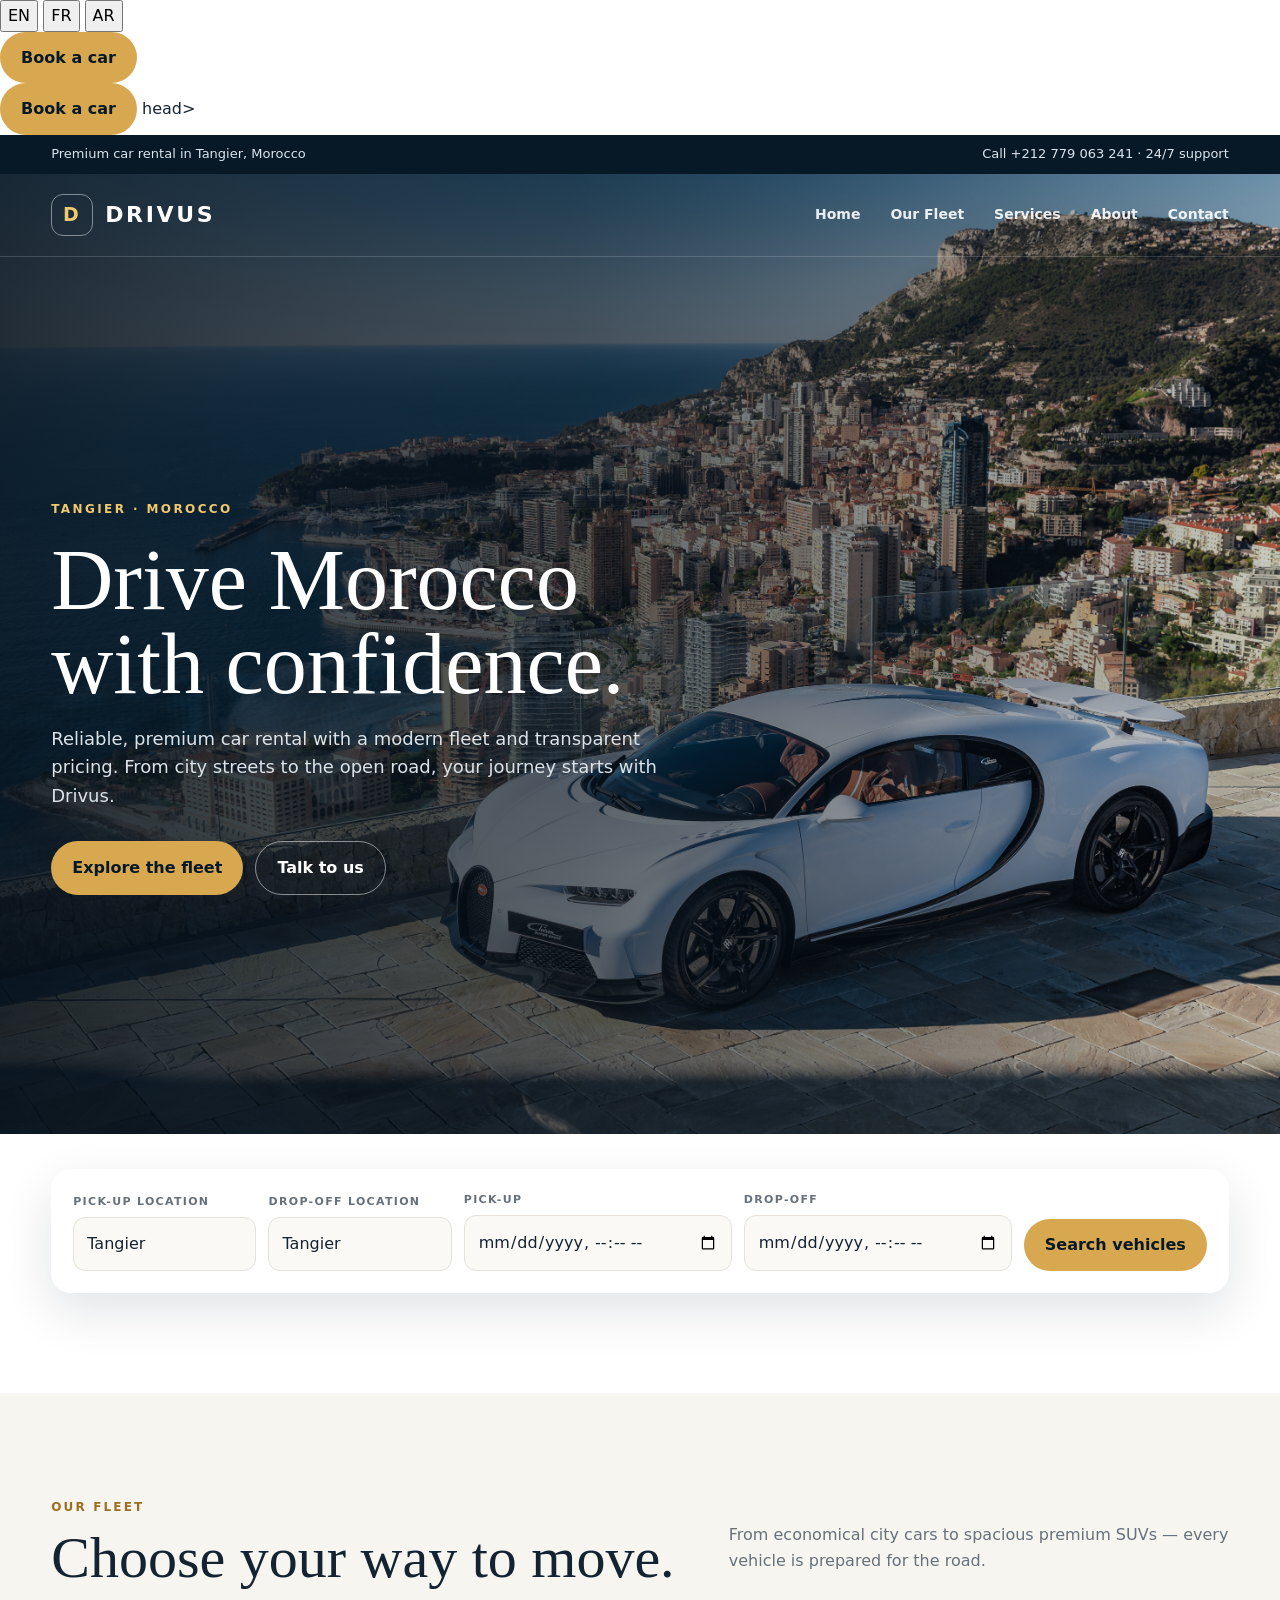
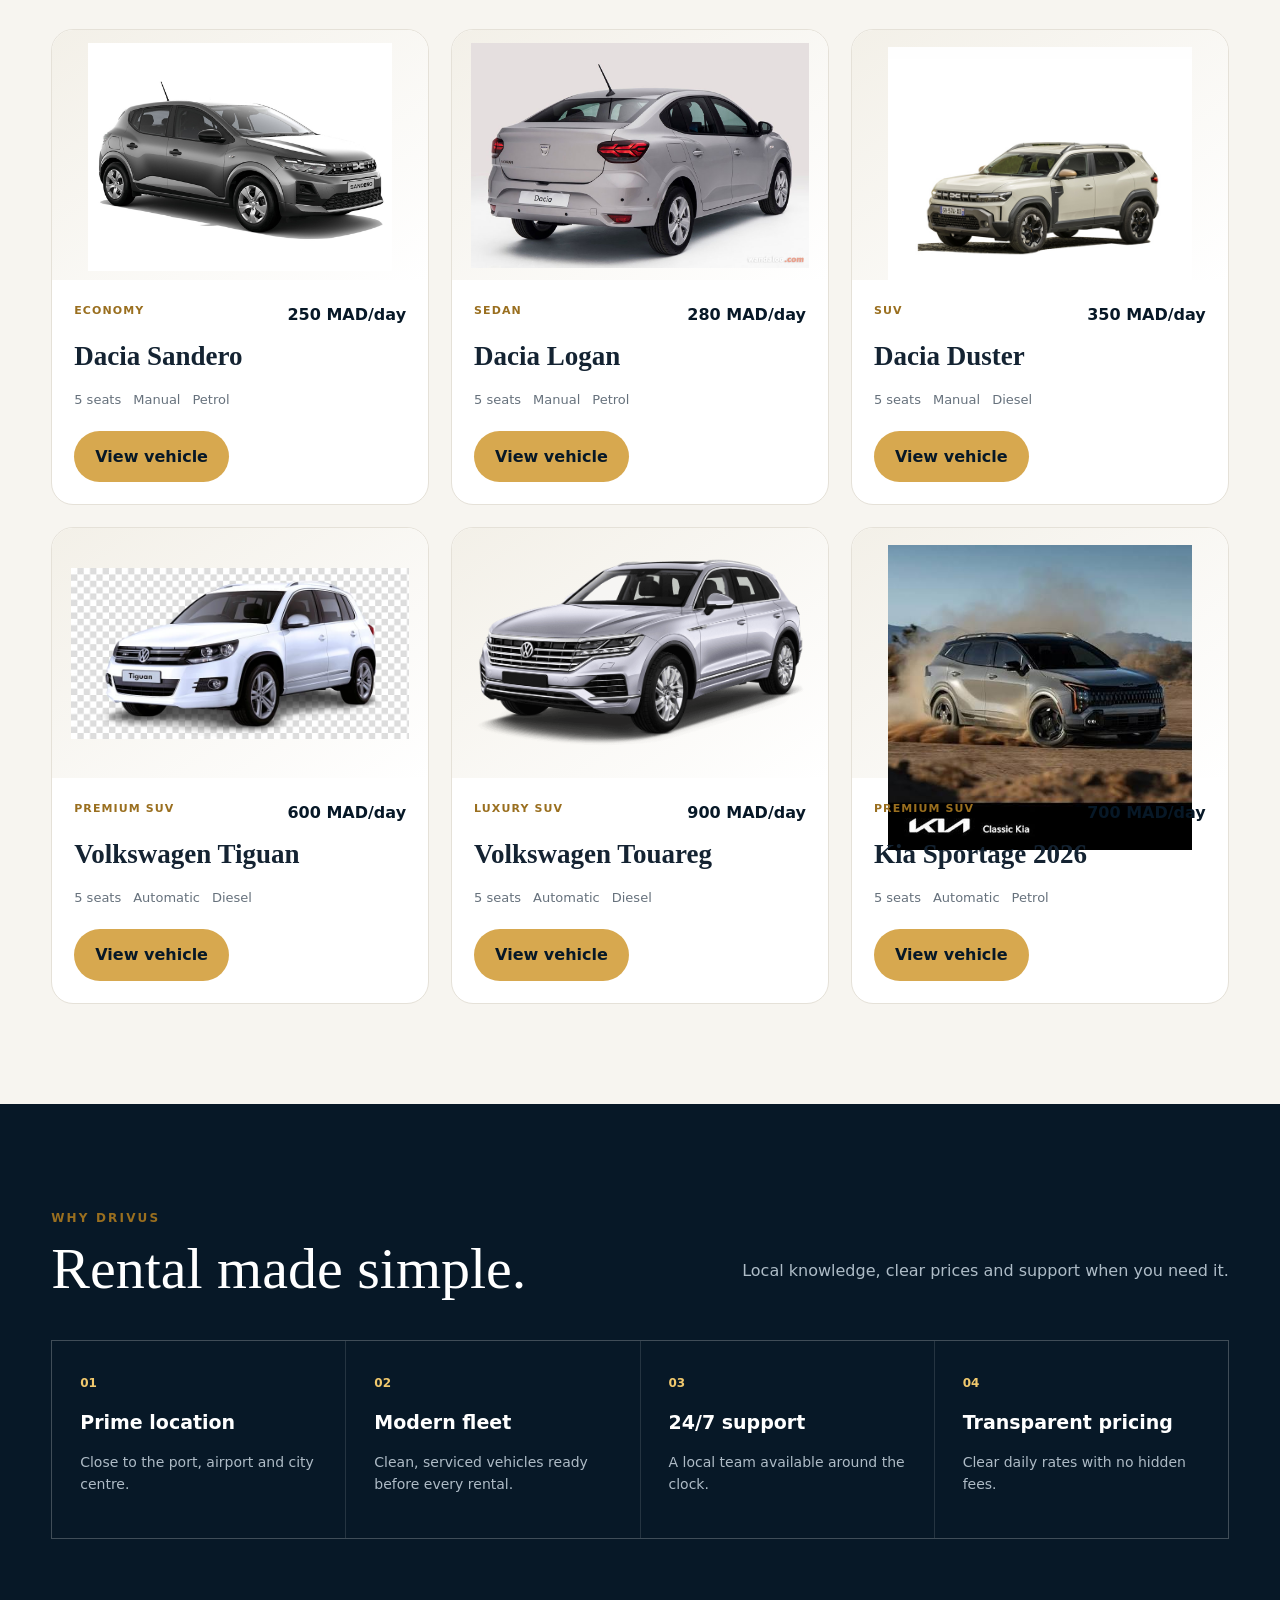
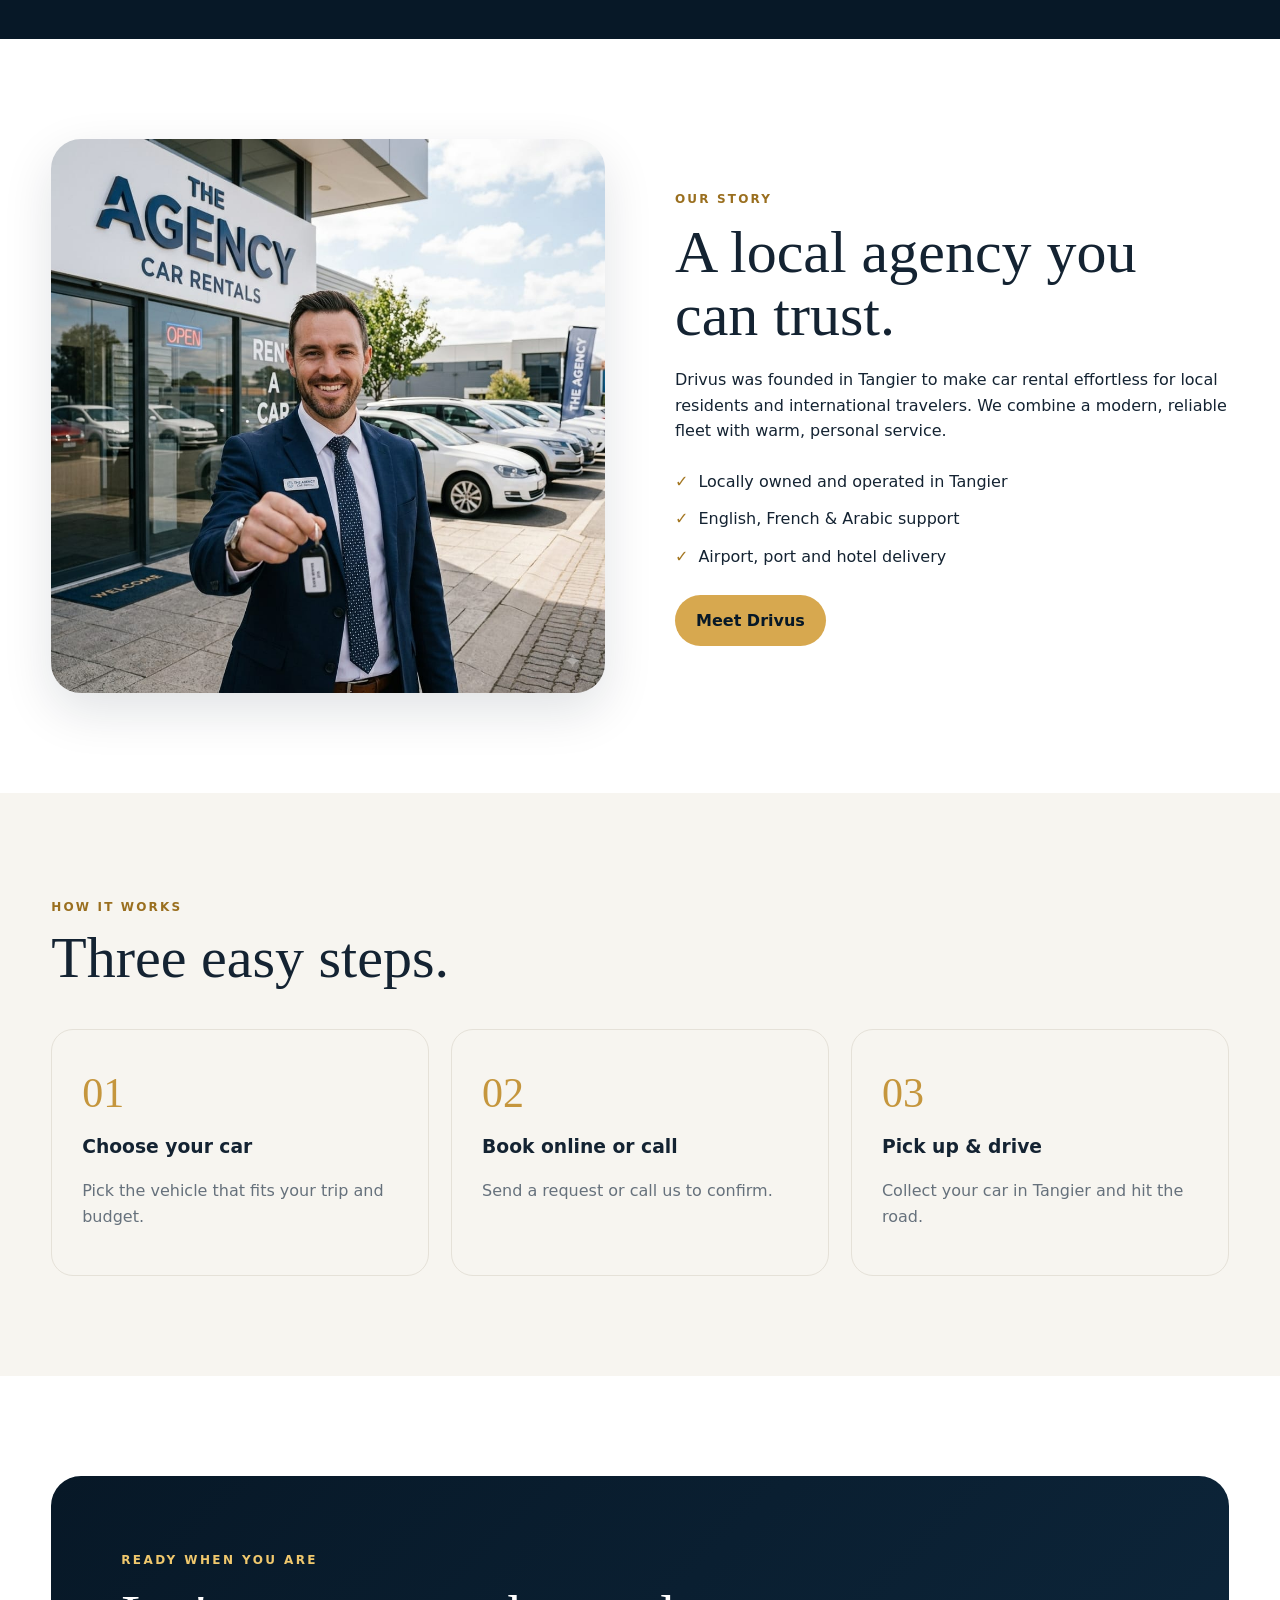
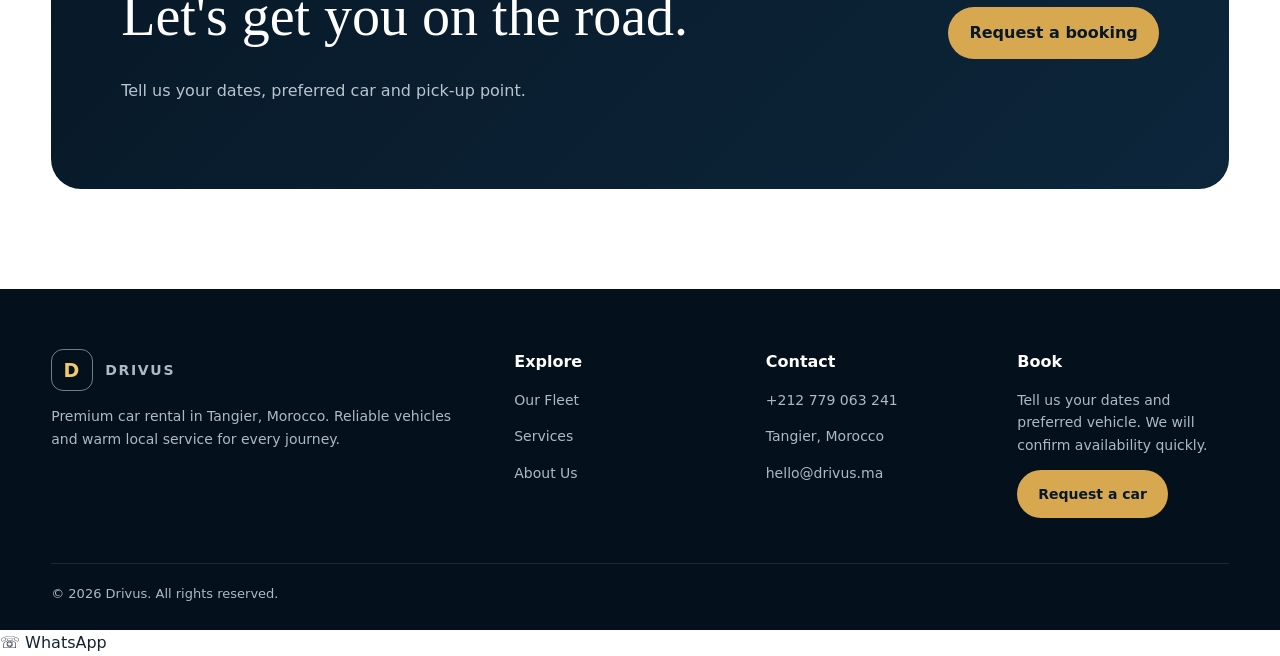
<file: index.html>
<!doctype html><html lang="en"><div class="nav-actions">
    <div class="language-switcher">
        <button type="button" class="lang-btn active" data-lang="en">EN</button>
        <button type="button" class="lang-btn" data-lang="fr">FR</button>
        <button type="button" class="lang-btn" data-lang="ar">AR</button>
    </div>

    <a class="nav-cta" href="contact.html" data-i18n="book">
        Book a car
    </a>
</div>

    <a class="nav-cta" href="contact.html" data-i18n="book">Book a car</a>
</div>head><meta charset="utf-8"><meta name="viewport" content="width=device-width,initial-scale=1"><meta name="description" content="Drivus premium car rental in Tangier, Morocco. Modern fleet, transparent pricing and local support."><title>Tangier Car Rental | Drivus</title><link rel="stylesheet" href="assets/style.css"></head><body><div class="topbar"><div class="container"><span>Premium car rental in Tangier, Morocco</span><span>Call +212 779 063 241 · 24/7 support</span></div></div><nav class="nav"><div class="container"><a class="brand" href="index.html"><span class="brand-mark">D</span>DRIVUS</a><div class="links">
    <a href="index.html" data-i18n="home">Home</a>
    <a href="inventory.html" data-i18n="fleet">Our Fleet</a>
    <a href="services.html" data-i18n="services">Services</a>
    <a href="about.html" data-i18n="about">About</a>
    <a href="contact.html" data-i18n="contact">Contact</a>
</div><button class="menu" aria-label="Menu">☰</button><div class="mobile">
    <a href="index.html" data-i18n="home">Home</a>
    <a href="inventory.html" data-i18n="fleet">Our Fleet</a>
    <a href="services.html" data-i18n="services">Services</a>
    <a href="about.html" data-i18n="about">About</a>
    <a href="contact.html" data-i18n="contact">Contact</a>
</div></div></nav><main><section class="hero"><div class="container"><div class="hero-copy"><span class="eyebrow">Tangier · Morocco</span><h1>Drive Morocco with confidence.</h1><p>Reliable, premium car rental with a modern fleet and transparent pricing. From city streets to the open road, your journey starts with Drivus.</p><div class="actions"><a class="btn btn-gold" href="inventory.html">Explore the fleet</a><a class="btn btn-outline" href="contact.html">Talk to us</a></div></div></div></section><section class="booking"><div class="container"><form id="bookingForm" class="booking-card"><div class="field"><label>Pick-up location</label><input name="from" value="Tangier" required></div><div class="field"><label>Drop-off location</label><input name="to" value="Tangier" required></div><div class="field"><label>Pick-up</label><input name="pickup" type="datetime-local" required></div><div class="field"><label>Drop-off</label><input name="dropoff" type="datetime-local" required></div><button class="btn btn-gold" type="submit">Search vehicles</button></form></div></section><section class="fleet"><div class="container"><div class="section-head"><div><span class="kicker">Our fleet</span><h2>Choose your way to move.</h2></div><p>From economical city cars to spacious premium SUVs — every vehicle is prepared for the road.</p></div><div class="cars"><article class="car"><a href="vehicle.html?id=sandero"><div class="car-img"><img src="assets/car-sandero.png" alt="Dacia Sandero"></div></a><div class="car-body"><div class="car-top"><span class="tag">Economy</span><span class="price">250 MAD/day</span></div><h3>Dacia Sandero</h3><div class="specs"><span>5 seats</span><span>Manual</span><span>Petrol</span></div><a class="btn btn-gold" href="vehicle.html?id=sandero">View vehicle</a></div></article><article class="car"><a href="vehicle.html?id=logan"><div class="car-img"><img src="assets/car-logan.png" alt="Dacia Logan"></div></a><div class="car-body"><div class="car-top"><span class="tag">Sedan</span><span class="price">280 MAD/day</span></div><h3>Dacia Logan</h3><div class="specs"><span>5 seats</span><span>Manual</span><span>Petrol</span></div><a class="btn btn-gold" href="vehicle.html?id=logan">View vehicle</a></div></article><article class="car"><a href="vehicle.html?id=duster"><div class="car-img"><img src="assets/car-duster.png" alt="Dacia Duster"></div></a><div class="car-body"><div class="car-top"><span class="tag">SUV</span><span class="price">350 MAD/day</span></div><h3>Dacia Duster</h3><div class="specs"><span>5 seats</span><span>Manual</span><span>Diesel</span></div><a class="btn btn-gold" href="vehicle.html?id=duster">View vehicle</a></div></article><article class="car"><a href="vehicle.html?id=tiguan"><div class="car-img"><img src="assets/car-tiguan.png" alt="Volkswagen Tiguan"></div></a><div class="car-body"><div class="car-top"><span class="tag">Premium SUV</span><span class="price">600 MAD/day</span></div><h3>Volkswagen Tiguan</h3><div class="specs"><span>5 seats</span><span>Automatic</span><span>Diesel</span></div><a class="btn btn-gold" href="vehicle.html?id=tiguan">View vehicle</a></div></article>

<article class="car"><a href="vehicle.html?id=touareg"><div class="car-img"><img src="assets/car-touareg.png" alt="Volkswagen Touareg"></div></a><div class="car-body"><div class="car-top"><span class="tag">Luxury SUV</span><span class="price">900 MAD/day</span></div><h3>Volkswagen Touareg</h3><div class="specs"><span>5 seats</span><span>Automatic</span><span>Diesel</span></div><a class="btn btn-gold" href="vehicle.html?id=touareg">View vehicle</a></div></article>

<article class="car">

    <a href="vehicle.html?id=kia-sportage-2026">

        <div class="car-img">

            <img

                src="assets/kia-sportage-2026-4.jpg"

                alt="Kia Sportage 2026"

            >

        </div>

    </a>



    <div class="car-body">

        <div class="car-top">

            <span class="tag">Premium SUV</span>

            <span class="price">700 MAD/day</span>

        </div>



        <h3>Kia Sportage 2026</h3>



        <div class="specs">

            <span>5 seats</span>

            <span>Automatic</span>

            <span>Petrol</span>

        </div>



        <a

            class="btn btn-gold"

            href="vehicle.html?id=kia-sportage-2026"

        >

            View vehicle

        </a>

    </div>

</article></div></div></section>

<section class="why"><div class="container"><div class="section-head"><div><span class="kicker">Why Drivus</span><h2>Rental made simple.</h2></div><p>Local knowledge, clear prices and support when you need it.</p></div><div class="features"><div class="feature"><span class="num">01</span><h3>Prime location</h3><p>Close to the port, airport and city centre.</p></div><div class="feature"><span class="num">02</span><h3>Modern fleet</h3><p>Clean, serviced vehicles ready before every rental.</p></div><div class="feature"><span class="num">03</span><h3>24/7 support</h3><p>A local team available around the clock.</p></div><div class="feature"><span class="num">04</span><h3>Transparent pricing</h3><p>Clear daily rates with no hidden fees.</p></div></div></div></section><section><div class="container"><div class="story"><img src="assets/about-drivus.png" alt="Drivus car rental in Tangier"><div><span class="kicker">Our story</span><h2>A local agency you can trust.</h2><p>Drivus was founded in Tangier to make car rental effortless for local residents and international travelers. We combine a modern, reliable fleet with warm, personal service.</p><ul class="checklist"><li>Locally owned and operated in Tangier</li><li>English, French & Arabic support</li><li>Airport, port and hotel delivery</li></ul><a class="btn btn-gold" href="about.html">Meet Drivus</a></div></div></div></section><section class="fleet"><div class="container"><div class="section-head"><div><span class="kicker">How it works</span><h2>Three easy steps.</h2></div></div><div class="steps"><div class="step"><span class="num">01</span><h3>Choose your car</h3><p>Pick the vehicle that fits your trip and budget.</p></div><div class="step"><span class="num">02</span><h3>Book online or call</h3><p>Send a request or call us to confirm.</p></div><div class="step"><span class="num">03</span><h3>Pick up & drive</h3><p>Collect your car in Tangier and hit the road.</p></div></div></div></section><section><div class="container"><div class="cta"><div><span class="eyebrow">Ready when you are</span><h2>Let's get you on the road.</h2><p>Tell us your dates, preferred car and pick-up point.</p></div><a class="btn btn-gold" href="contact.html">Request a booking</a></div></div></section></main><footer class="footer"><div class="container footer-grid"><div><a class="brand" href="index.html"><span class="brand-mark">D</span>DRIVUS</a><p>Premium car rental in Tangier, Morocco. Reliable vehicles and warm local service for every journey.</p></div><div><h4>Explore</h4><p><a href="inventory.html">Our Fleet</a></p><p><a href="services.html">Services</a></p><p><a href="about.html">About Us</a></p></div><div><h4>Contact</h4><p><a href="tel:+212779063241">+212 779 063 241</a></p><p>Tangier, Morocco</p><p><a href="mailto:hello@drivus.ma">hello@drivus.ma</a></p></div><div><h4>Book</h4><p>Tell us your dates and preferred vehicle. We will confirm availability quickly.</p><a class="btn btn-gold" href="contact.html">Request a car</a></div></div><div class="container copyright">© <span data-year></span> Drivus. All rights reserved.</div></footer><a
    class="whatsapp-float"
    href="https://wa.me/212779063241"
    target="_blank"
    rel="noopener noreferrer"
    aria-label="Contact Drivus on WhatsApp"
>
    <span class="whatsapp-icon">☏</span>
    <span class="whatsapp-text">WhatsApp</span>
</a>

<script src="js/i18n.js"></script>
<script src="js/app.js"></script><script src="js/app.js"></script></body></html>
</file>
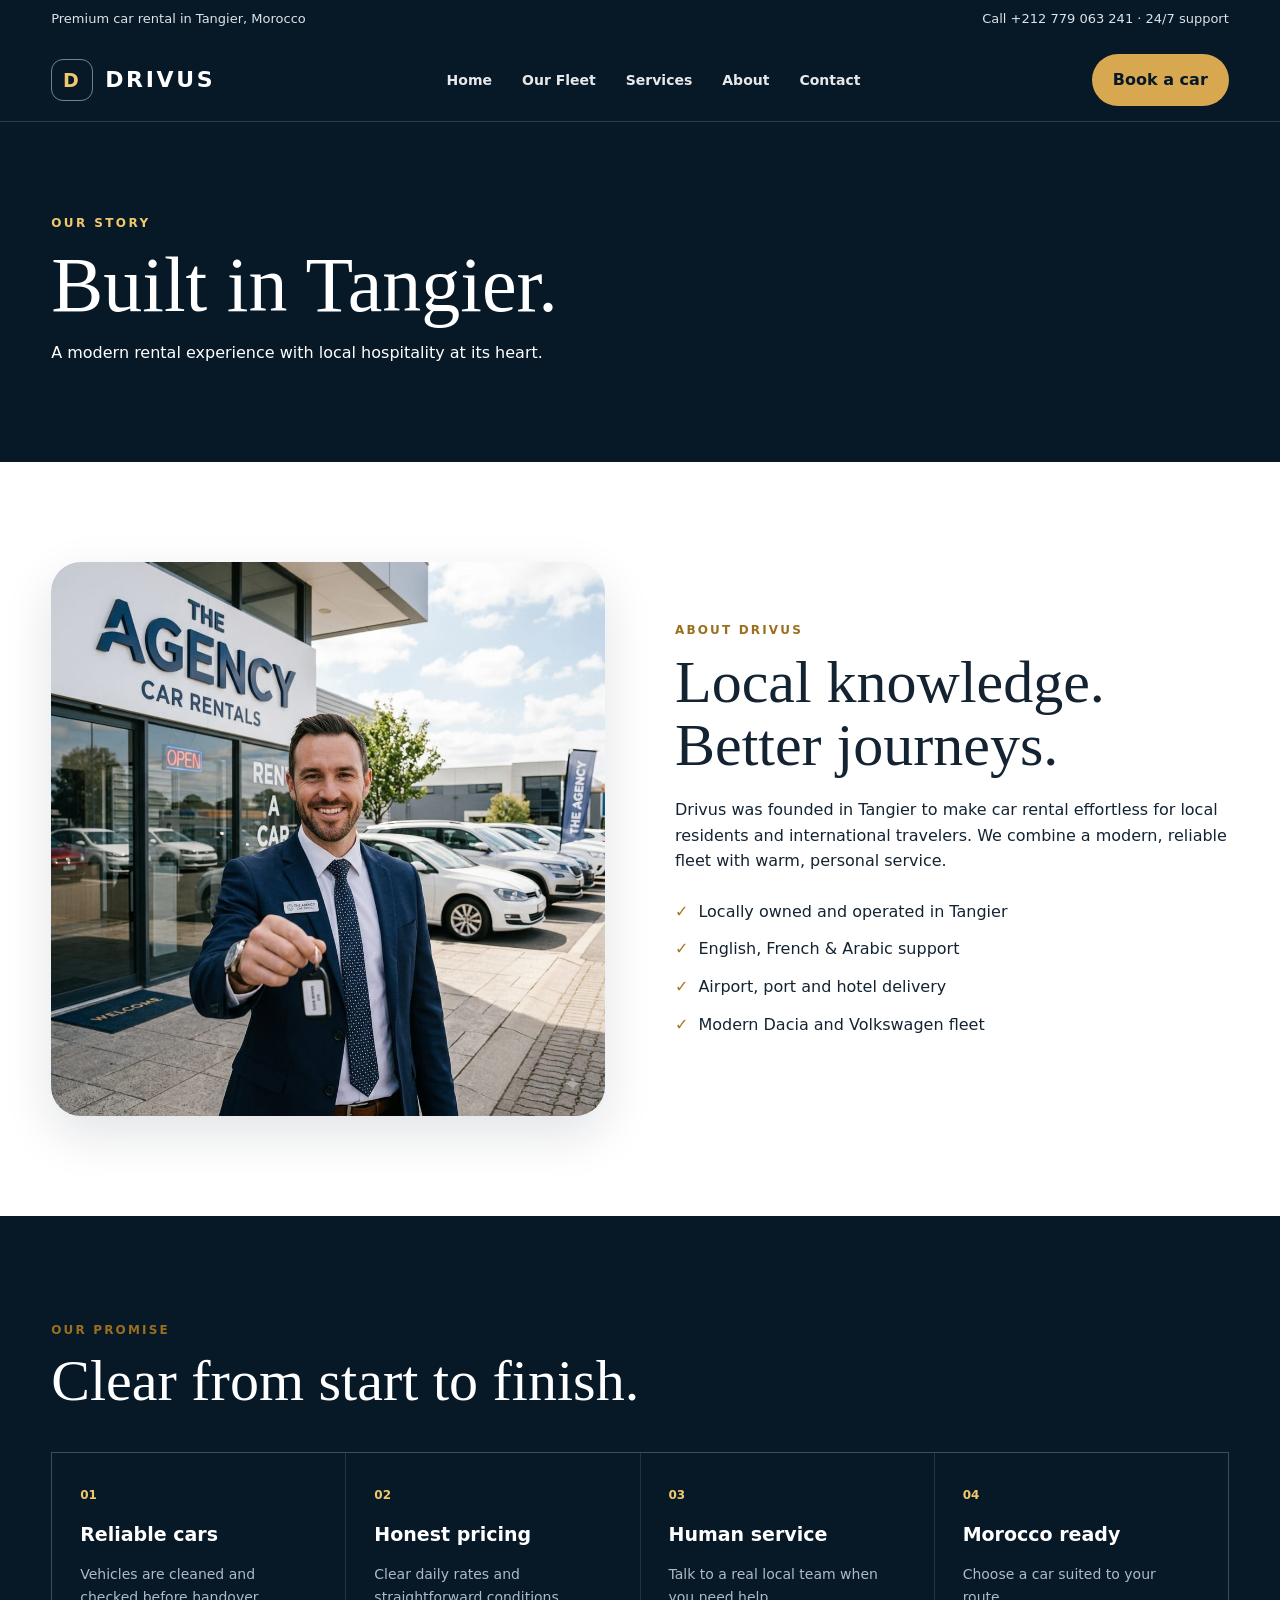
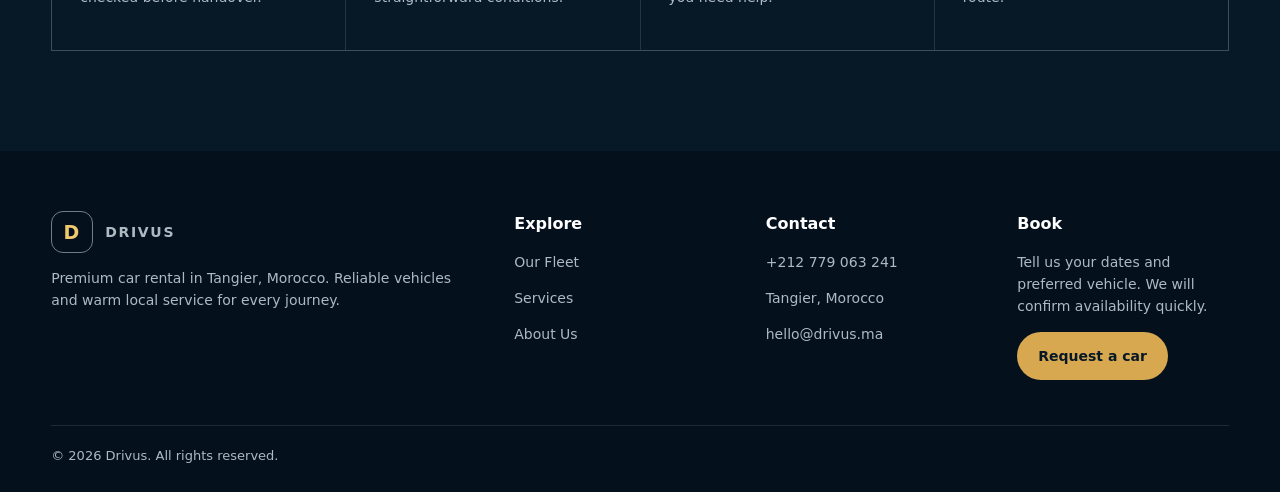
<file: about.html>
<!doctype html><html lang="en"><head><meta charset="utf-8"><meta name="viewport" content="width=device-width,initial-scale=1"><meta name="description" content="Drivus premium car rental in Tangier, Morocco. Modern fleet, transparent pricing and local support."><title>About Drivus | Drivus</title><link rel="stylesheet" href="assets/style.css"></head><body><div class="topbar"><div class="container"><span>Premium car rental in Tangier, Morocco</span><span>Call +212 779 063 241 · 24/7 support</span></div></div><nav class="nav"><div class="container"><a class="brand" href="index.html"><span class="brand-mark">D</span>DRIVUS</a><div class="links">
    <a href="index.html" data-i18n="home">Home</a>
    <a href="inventory.html" data-i18n="fleet">Our Fleet</a>
    <a href="services.html" data-i18n="services">Services</a>
    <a href="about.html" data-i18n="about">About</a>
    <a href="contact.html" data-i18n="contact">Contact</a>
</div><a class="nav-cta" href="contact.html">Book a car</a><button class="menu" aria-label="Menu">☰</button><div class="mobile">
    <a href="index.html" data-i18n="home">Home</a>
    <a href="inventory.html" data-i18n="fleet">Our Fleet</a>
    <a href="services.html" data-i18n="services">Services</a>
    <a href="about.html" data-i18n="about">About</a>
    <a href="contact.html" data-i18n="contact">Contact</a>
</div></div></nav><main><section class="page-hero"><div class="container"><span class="eyebrow">Our story</span><h1>Built in Tangier.</h1><p>A modern rental experience with local hospitality at its heart.</p></div></section><section><div class="container"><div class="story"><img src="assets/about-drivus.png" alt="Drivus"><div><span class="kicker">About Drivus</span><h2>Local knowledge. Better journeys.</h2><p>Drivus was founded in Tangier to make car rental effortless for local residents and international travelers. We combine a modern, reliable fleet with warm, personal service.</p><ul class="checklist"><li>Locally owned and operated in Tangier</li><li>English, French & Arabic support</li><li>Airport, port and hotel delivery</li><li>Modern Dacia and Volkswagen fleet</li></ul></div></div></div></section><section class="why"><div class="container"><div class="section-head"><div><span class="kicker">Our promise</span><h2>Clear from start to finish.</h2></div></div><div class="features"><div class="feature"><span class="num">01</span><h3>Reliable cars</h3><p>Vehicles are cleaned and checked before handover.</p></div><div class="feature"><span class="num">02</span><h3>Honest pricing</h3><p>Clear daily rates and straightforward conditions.</p></div><div class="feature"><span class="num">03</span><h3>Human service</h3><p>Talk to a real local team when you need help.</p></div><div class="feature"><span class="num">04</span><h3>Morocco ready</h3><p>Choose a car suited to your route.</p></div></div></div></section></main><footer class="footer"><div class="container footer-grid"><div><a class="brand" href="index.html"><span class="brand-mark">D</span>DRIVUS</a><p>Premium car rental in Tangier, Morocco. Reliable vehicles and warm local service for every journey.</p></div><div><h4>Explore</h4><p><a href="inventory.html">Our Fleet</a></p><p><a href="services.html">Services</a></p><p><a href="about.html">About Us</a></p></div><div><h4>Contact</h4><p><a href="tel:+212779063241">+212 779 063 241</a></p><p>Tangier, Morocco</p><p><a href="mailto:hello@drivus.ma">hello@drivus.ma</a></p></div><div><h4>Book</h4><p>Tell us your dates and preferred vehicle. We will confirm availability quickly.</p><a class="btn btn-gold" href="contact.html">Request a car</a></div></div><div class="container copyright">© <span data-year></span> Drivus. All rights reserved.</div></footer><script src="js/app.js"></script></body></html>
</file>
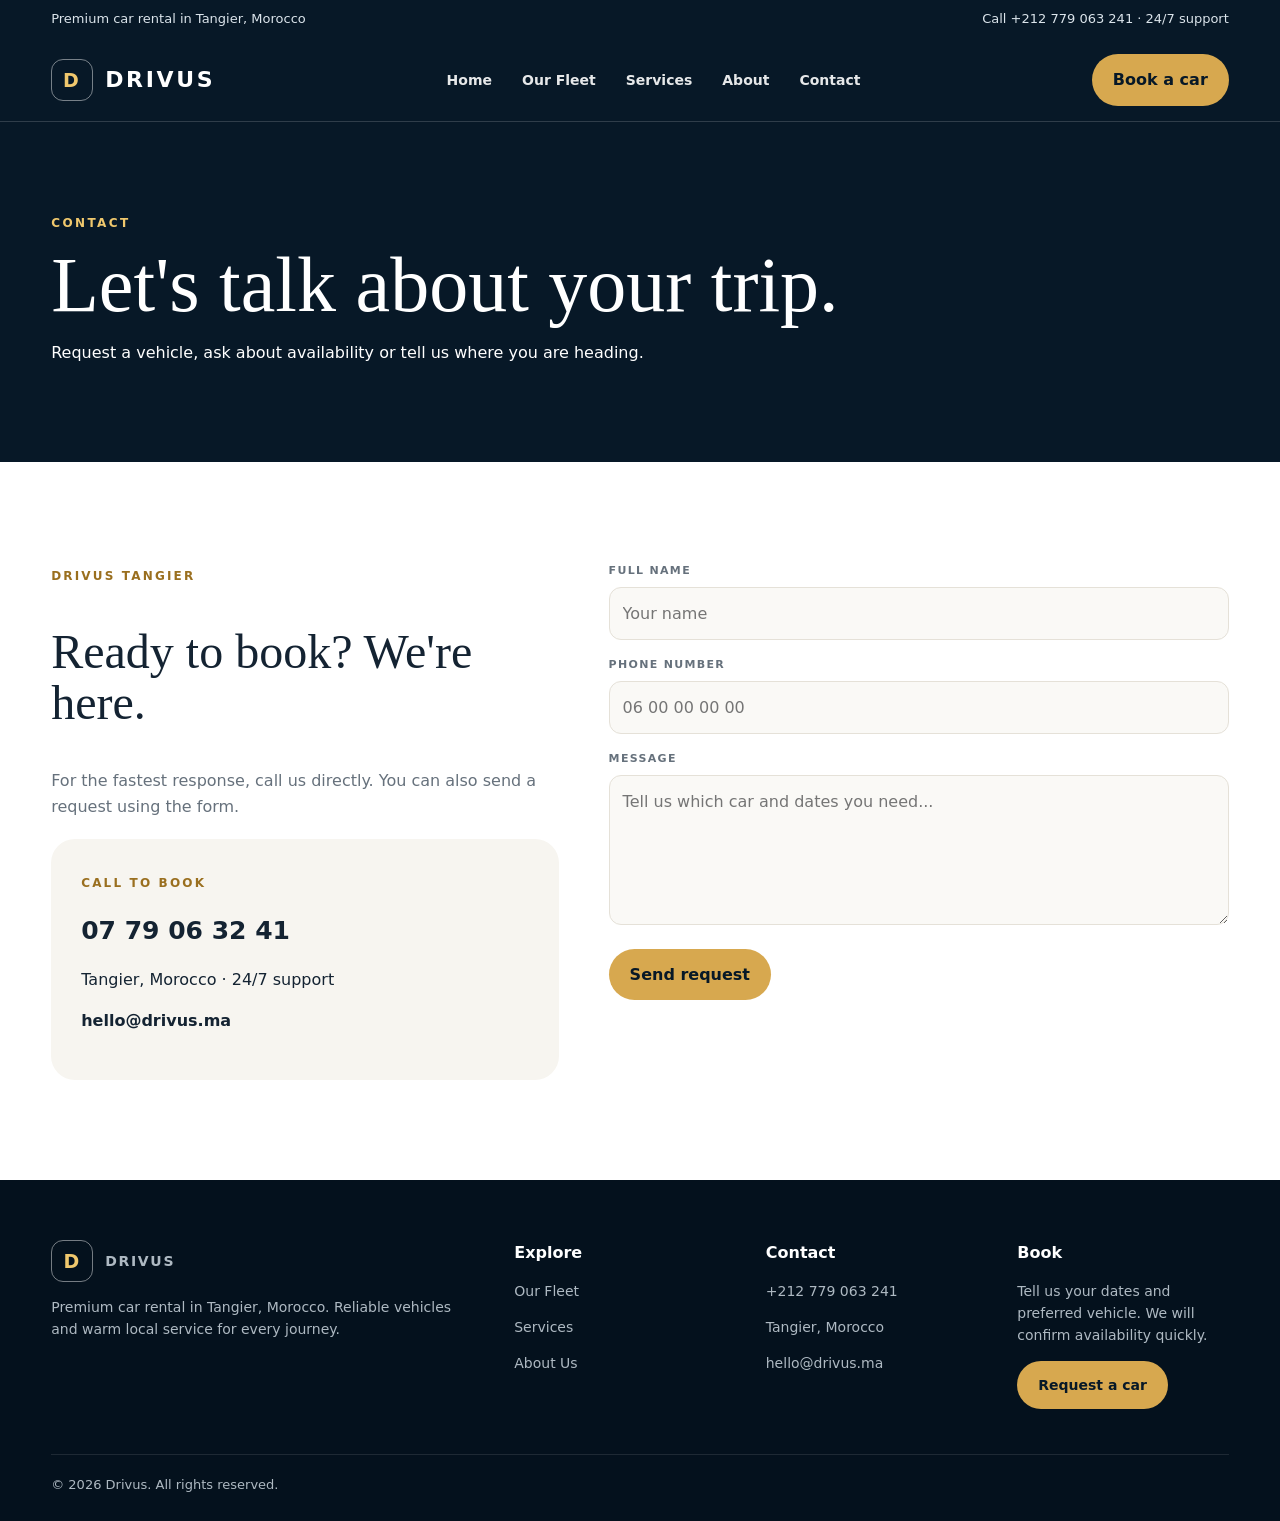
<file: contact.html>
<!doctype html><html lang="en"><head><meta charset="utf-8"><meta name="viewport" content="width=device-width,initial-scale=1"><meta name="description" content="Drivus premium car rental in Tangier, Morocco. Modern fleet, transparent pricing and local support."><title>Contact Drivus | Drivus</title><link rel="stylesheet" href="assets/style.css"></head><body><div class="topbar"><div class="container"><span>Premium car rental in Tangier, Morocco</span><span>Call +212 779 063 241 · 24/7 support</span></div></div><nav class="nav"><div class="container"><a class="brand" href="index.html"><span class="brand-mark">D</span>DRIVUS</a><div class="links">
    <a href="index.html" data-i18n="home">Home</a>
    <a href="inventory.html" data-i18n="fleet">Our Fleet</a>
    <a href="services.html" data-i18n="services">Services</a>
    <a href="about.html" data-i18n="about">About</a>
    <a href="contact.html" data-i18n="contact">Contact</a>
</div><a class="nav-cta" href="contact.html">Book a car</a><button class="menu" aria-label="Menu">☰</button><div class="mobile">
    <a href="index.html" data-i18n="home">Home</a>
    <a href="inventory.html" data-i18n="fleet">Our Fleet</a>
    <a href="services.html" data-i18n="services">Services</a>
    <a href="about.html" data-i18n="about">About</a>
    <a href="contact.html" data-i18n="contact">Contact</a>
</div></div></nav><main><section class="page-hero"><div class="container"><span class="eyebrow">Contact</span><h1>Let's talk about your trip.</h1><p>Request a vehicle, ask about availability or tell us where you are heading.</p></div></section><section><div class="container contact-grid"><div><span class="kicker">Drivus Tangier</span><h2 style="font-family:Georgia,serif;font-size:48px;font-weight:500;line-height:1.05">Ready to book? We're here.</h2><p style="color:var(--muted)">For the fastest response, call us directly. You can also send a request using the form.</p><div class="contact-card"><span class="kicker">Call to book</span><p><a href="tel:+212779063241">07 79 06 32 41</a></p><p>Tangier, Morocco · 24/7 support</p><p><a style="font-size:16px" href="mailto:hello@drivus.ma">hello@drivus.ma</a></p></div></div><div><form class="form" data-demo><div class="field"><label>Full name</label><input required name="name" placeholder="Your name"></div><div class="field"><label>Phone number</label><input required name="phone" placeholder="06 00 00 00 00"></div><div class="field"><label>Message</label><textarea id="message" required name="message" placeholder="Tell us which car and dates you need..."></textarea></div><button class="btn btn-gold" type="submit">Send request</button><div class="notice"></div></form></div></div></section></main><footer class="footer"><div class="container footer-grid"><div><a class="brand" href="index.html"><span class="brand-mark">D</span>DRIVUS</a><p>Premium car rental in Tangier, Morocco. Reliable vehicles and warm local service for every journey.</p></div><div><h4>Explore</h4><p><a href="inventory.html">Our Fleet</a></p><p><a href="services.html">Services</a></p><p><a href="about.html">About Us</a></p></div><div><h4>Contact</h4><p><a href="tel:+212779063241">+212 779 063 241</a></p><p>Tangier, Morocco</p><p><a href="mailto:hello@drivus.ma">hello@drivus.ma</a></p></div><div><h4>Book</h4><p>Tell us your dates and preferred vehicle. We will confirm availability quickly.</p><a class="btn btn-gold" href="contact.html">Request a car</a></div></div><div class="container copyright">© <span data-year></span> Drivus. All rights reserved.</div></footer><script src="js/app.js"></script></body></html>
</file>
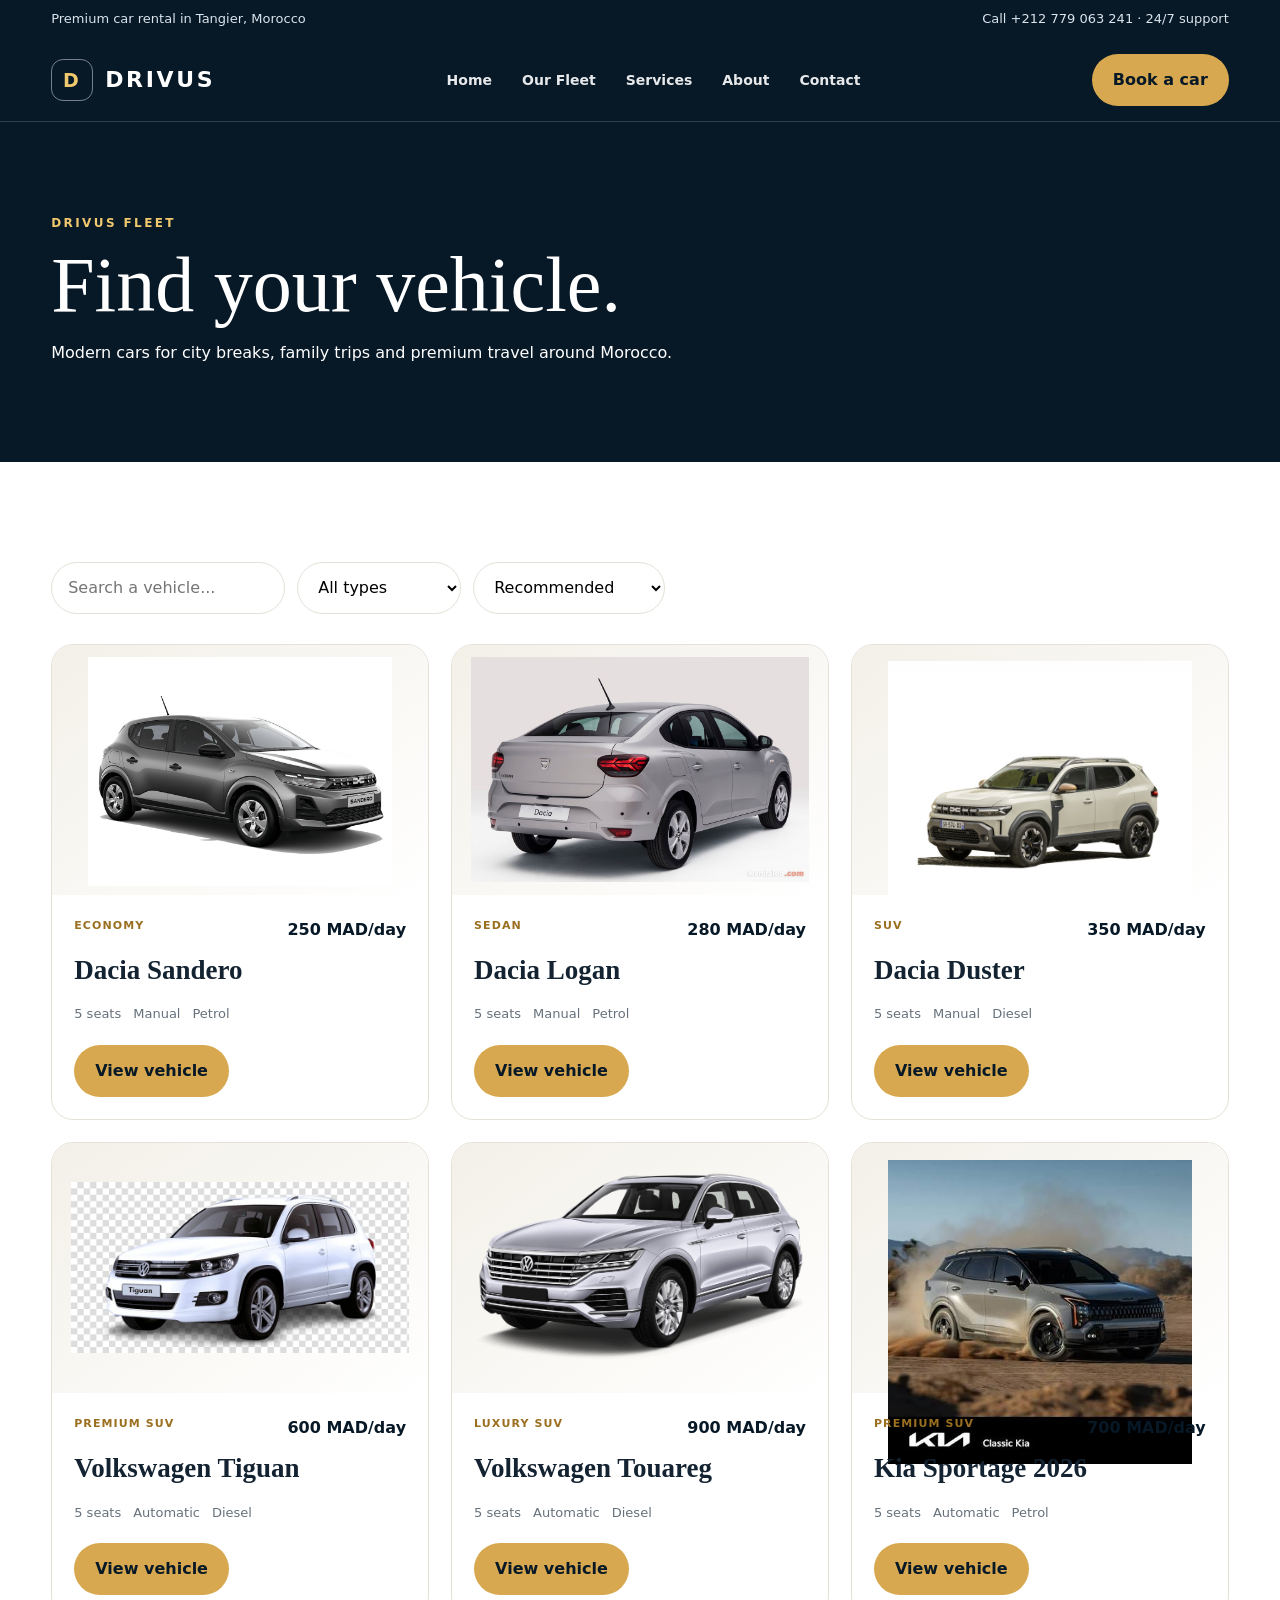
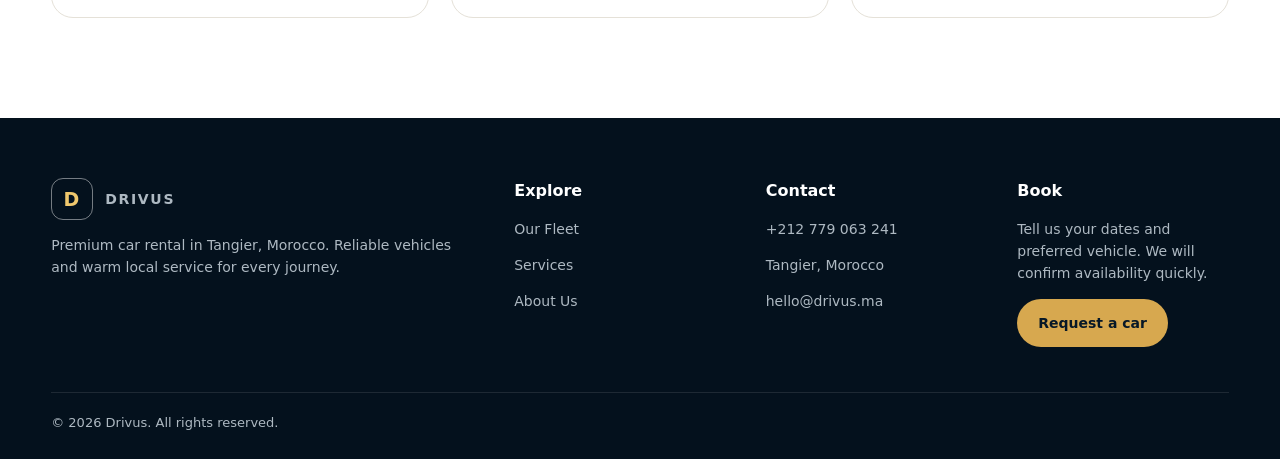
<file: inventory.html>
<!doctype html><html lang="en"><head><meta charset="utf-8"><meta name="viewport" content="width=device-width,initial-scale=1"><meta name="description" content="Drivus premium car rental in Tangier, Morocco. Modern fleet, transparent pricing and local support."><title>Our Fleet | Drivus</title><link rel="stylesheet" href="assets/style.css"></head><body><div class="topbar"><div class="container"><span>Premium car rental in Tangier, Morocco</span><span>Call +212 779 063 241 · 24/7 support</span></div></div><nav class="nav"><div class="container"><a class="brand" href="index.html"><span class="brand-mark">D</span>DRIVUS</a><div class="links">
    <a href="index.html" data-i18n="home">Home</a>
    <a href="inventory.html" data-i18n="fleet">Our Fleet</a>
    <a href="services.html" data-i18n="services">Services</a>
    <a href="about.html" data-i18n="about">About</a>
    <a href="contact.html" data-i18n="contact">Contact</a>
</div><a class="nav-cta" href="contact.html">Book a car</a><button class="menu" aria-label="Menu">☰</button><div class="mobile">
    <a href="index.html" data-i18n="home">Home</a>
    <a href="inventory.html" data-i18n="fleet">Our Fleet</a>
    <a href="services.html" data-i18n="services">Services</a>
    <a href="about.html" data-i18n="about">About</a>
    <a href="contact.html" data-i18n="contact">Contact</a>
</div></div></nav><main><section class="page-hero"><div class="container"><span class="eyebrow">Drivus fleet</span><h1>Find your vehicle.</h1><p>Modern cars for city breaks, family trips and premium travel around Morocco.</p></div></section><section><div class="container"><div class="filters"><input id="search" placeholder="Search a vehicle..."><select id="type"><option value="all">All types</option><option>Economy</option><option>Sedan</option><option>SUV</option><option>Premium SUV</option><option>Luxury SUV</option></select><select id="sort"><option value="default">Recommended</option><option value="low">Price: low to high</option><option value="high">Price: high to low</option></select></div><div id="fleetGrid" class="cars"></div></div></section></main><footer class="footer"><div class="container footer-grid"><div><a class="brand" href="index.html"><span class="brand-mark">D</span>DRIVUS</a><p>Premium car rental in Tangier, Morocco. Reliable vehicles and warm local service for every journey.</p></div><div><h4>Explore</h4><p><a href="inventory.html">Our Fleet</a></p><p><a href="services.html">Services</a></p><p><a href="about.html">About Us</a></p></div><div><h4>Contact</h4><p><a href="tel:+212779063241">+212 779 063 241</a></p><p>Tangier, Morocco</p><p><a href="mailto:hello@drivus.ma">hello@drivus.ma</a></p></div><div><h4>Book</h4><p>Tell us your dates and preferred vehicle. We will confirm availability quickly.</p><a class="btn btn-gold" href="contact.html">Request a car</a></div></div><div class="container copyright">© <span data-year></span> Drivus. All rights reserved.</div></footer><script src="js/app.js"></script></body></html>
</file>
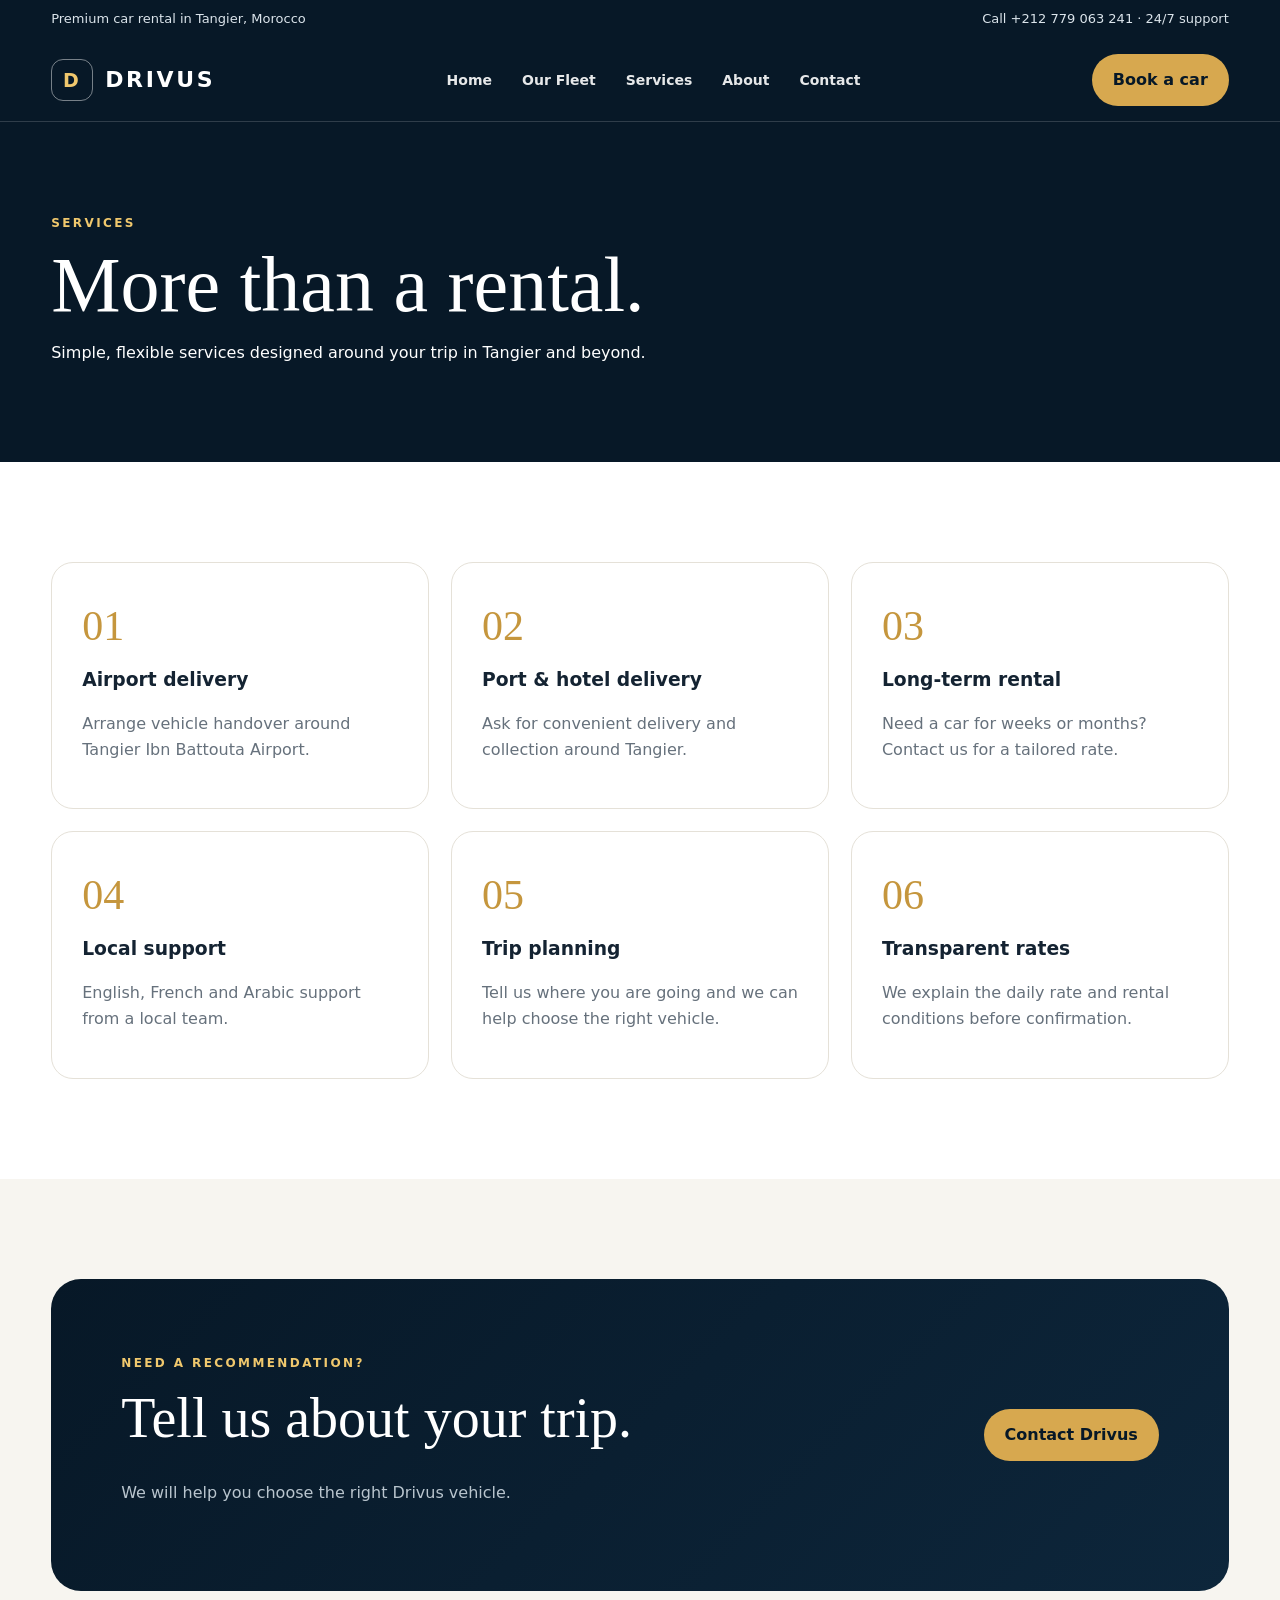
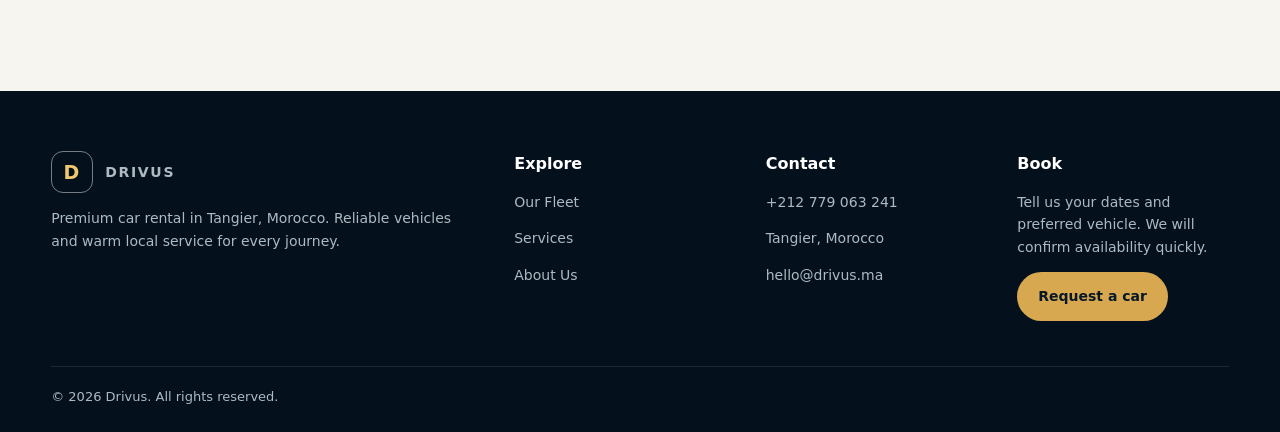
<file: services.html>
<!doctype html><html lang="en"><head><meta charset="utf-8"><meta name="viewport" content="width=device-width,initial-scale=1"><meta name="description" content="Drivus premium car rental in Tangier, Morocco. Modern fleet, transparent pricing and local support."><title>Services | Drivus</title><link rel="stylesheet" href="assets/style.css"></head><body><div class="topbar"><div class="container"><span>Premium car rental in Tangier, Morocco</span><span>Call +212 779 063 241 · 24/7 support</span></div></div><nav class="nav"><div class="container"><a class="brand" href="index.html"><span class="brand-mark">D</span>DRIVUS</a><div class="links">
    <a href="index.html" data-i18n="home">Home</a>
    <a href="inventory.html" data-i18n="fleet">Our Fleet</a>
    <a href="services.html" data-i18n="services">Services</a>
    <a href="about.html" data-i18n="about">About</a>
    <a href="contact.html" data-i18n="contact">Contact</a>
</div><a class="nav-cta" href="contact.html">Book a car</a><button class="menu" aria-label="Menu">☰</button><div class="mobile">
    <a href="index.html" data-i18n="home">Home</a>
    <a href="inventory.html" data-i18n="fleet">Our Fleet</a>
    <a href="services.html" data-i18n="services">Services</a>
    <a href="about.html" data-i18n="about">About</a>
    <a href="contact.html" data-i18n="contact">Contact</a>
</div></div></nav><main><section class="page-hero"><div class="container"><span class="eyebrow">Services</span><h1>More than a rental.</h1><p>Simple, flexible services designed around your trip in Tangier and beyond.</p></div></section><section><div class="container"><div class="steps"><div class="step"><span class="num">01</span><h3>Airport delivery</h3><p>Arrange vehicle handover around Tangier Ibn Battouta Airport.</p></div><div class="step"><span class="num">02</span><h3>Port & hotel delivery</h3><p>Ask for convenient delivery and collection around Tangier.</p></div><div class="step"><span class="num">03</span><h3>Long-term rental</h3><p>Need a car for weeks or months? Contact us for a tailored rate.</p></div><div class="step"><span class="num">04</span><h3>Local support</h3><p>English, French and Arabic support from a local team.</p></div><div class="step"><span class="num">05</span><h3>Trip planning</h3><p>Tell us where you are going and we can help choose the right vehicle.</p></div><div class="step"><span class="num">06</span><h3>Transparent rates</h3><p>We explain the daily rate and rental conditions before confirmation.</p></div></div></div></section><section class="fleet"><div class="container"><div class="cta"><div><span class="eyebrow">Need a recommendation?</span><h2>Tell us about your trip.</h2><p>We will help you choose the right Drivus vehicle.</p></div><a class="btn btn-gold" href="contact.html">Contact Drivus</a></div></div></section></main><footer class="footer"><div class="container footer-grid"><div><a class="brand" href="index.html"><span class="brand-mark">D</span>DRIVUS</a><p>Premium car rental in Tangier, Morocco. Reliable vehicles and warm local service for every journey.</p></div><div><h4>Explore</h4><p><a href="inventory.html">Our Fleet</a></p><p><a href="services.html">Services</a></p><p><a href="about.html">About Us</a></p></div><div><h4>Contact</h4><p><a href="tel:+212779063241">+212 779 063 241</a></p><p>Tangier, Morocco</p><p><a href="mailto:hello@drivus.ma">hello@drivus.ma</a></p></div><div><h4>Book</h4><p>Tell us your dates and preferred vehicle. We will confirm availability quickly.</p><a class="btn btn-gold" href="contact.html">Request a car</a></div></div><div class="container copyright">© <span data-year></span> Drivus. All rights reserved.</div></footer><script src="js/app.js"></script></body></html>
</file>
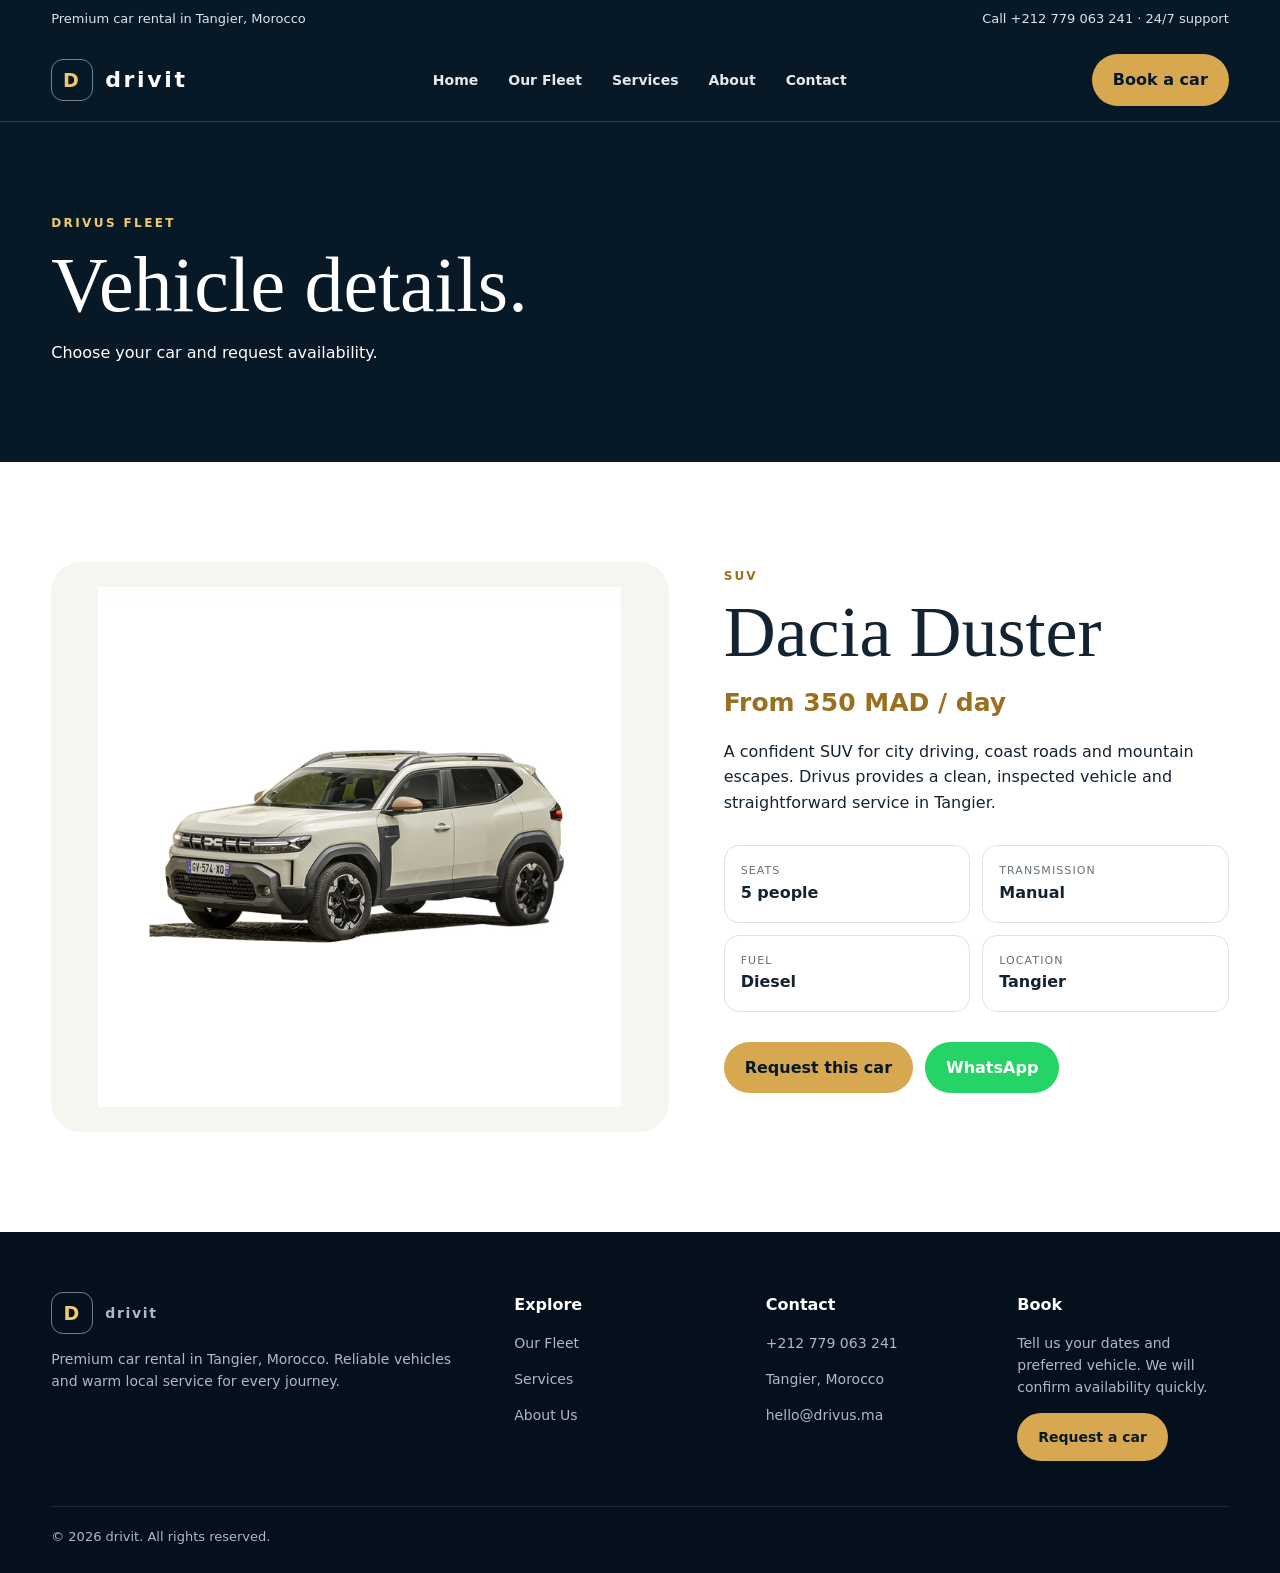
<file: vehicle.html>
<!doctype html><html lang="en"><head><meta charset="utf-8"><meta name="viewport" content="width=device-width,initial-scale=1"><meta name="description" content="Drivus premium car rental in Tangier, Morocco. Modern fleet, transparent pricing and local support."><title>Vehicle Details | Drivus</title><link rel="stylesheet" href="assets/style.css"></head><body><div class="topbar"><div class="container"><span>Premium car rental in Tangier, Morocco</span><span>Call +212 779 063 241 · 24/7 support</span></div></div><nav class="nav"><div class="container"><a class="brand" href="index.html"><span class="brand-mark">D</span>drivit</a><div class="links">
    <a href="index.html" data-i18n="home">Home</a>
    <a href="inventory.html" data-i18n="fleet">Our Fleet</a>
    <a href="services.html" data-i18n="services">Services</a>
    <a href="about.html" data-i18n="about">About</a>
    <a href="contact.html" data-i18n="contact">Contact</a>
</div><a class="nav-cta" href="contact.html">Book a car</a><button class="menu" aria-label="Menu">☰</button><div class="mobile">
    <a href="index.html" data-i18n="home">Home</a>
    <a href="inventory.html" data-i18n="fleet">Our Fleet</a>
    <a href="services.html" data-i18n="services">Services</a>
    <a href="about.html" data-i18n="about">About</a>
    <a href="contact.html" data-i18n="contact">Contact</a>
</div></div></nav><main><section class="page-hero"><div class="container"><span class="eyebrow">Drivus fleet</span><h1>Vehicle details.</h1><p>Choose your car and request availability.</p></div></section><section><div class="container"><div id="vehicleDetail" class="detail"></div></div></section></main><footer class="footer"><div class="container footer-grid"><div><a class="brand" href="index.html"><span class="brand-mark">D</span>drivit</a><p>Premium car rental in Tangier, Morocco. Reliable vehicles and warm local service for every journey.</p></div><div><h4>Explore</h4><p><a href="inventory.html">Our Fleet</a></p><p><a href="services.html">Services</a></p><p><a href="about.html">About Us</a></p></div><div><h4>Contact</h4><p><a href="tel:+212779063241">+212 779 063 241</a></p><p>Tangier, Morocco</p><p><a href="mailto:hello@drivit.ma">hello@drivus.ma</a></p></div><div><h4>Book</h4><p>Tell us your dates and preferred vehicle. We will confirm availability quickly.</p><a class="btn btn-gold" href="contact.html">Request a car</a></div></div><div class="container copyright">© <span data-year></span> drivit. All rights reserved.</div></footer><script src="js/app.js"></script></body></html>
</file>
<file: assets/style.css>
:root{--navy:#071827;--navy2:#0d263b;--gold:#d7a84f;--gold2:#f0c86d;--cream:#f7f5f0;--ink:#142332;--muted:#66717c;--line:#e5e1d8;--white:#fff;--radius:22px;--shadow:0 18px 50px rgba(7,24,39,.12)}
*{box-sizing:border-box}html{scroll-behavior:smooth}body{margin:0;font-family:Inter,ui-sans-serif,system-ui,-apple-system,Segoe UI,sans-serif;color:var(--ink);background:var(--white);line-height:1.6}img{max-width:100%;display:block}a{text-decoration:none;color:inherit}button,input,textarea,select{font:inherit}button{cursor:pointer}.container{width:min(1180px,92%);margin:auto}.topbar{background:var(--navy);color:#dbe4eb;font-size:13px}.topbar .container{display:flex;justify-content:space-between;gap:20px;padding:9px 0}.nav{position:absolute;z-index:20;left:0;right:0;color:#fff;border-bottom:1px solid rgba(255,255,255,.16)}.nav .container{height:82px;display:flex;align-items:center;justify-content:space-between}.brand{display:flex;align-items:center;gap:12px;font-weight:900;letter-spacing:.12em;font-size:22px}.brand-mark{width:42px;height:42px;border:1px solid rgba(255,255,255,.45);border-radius:12px;display:grid;place-items:center;color:var(--gold2);font-size:19px}.links{display:flex;align-items:center;gap:30px;font-size:14px;font-weight:700}.links a{opacity:.9}.links a:hover{color:var(--gold2)}.nav-cta,.btn{display:inline-flex;align-items:center;justify-content:center;gap:9px;border:0;border-radius:999px;padding:13px 21px;font-weight:800}.nav-cta,.btn-gold{background:var(--gold);color:var(--navy)}.btn-gold:hover{background:var(--gold2)}.btn-light{background:#fff;color:var(--navy)}.btn-outline{border:1px solid rgba(255,255,255,.5);color:#fff;background:transparent}.menu{display:none;background:none;border:0;color:#fff;font-size:28px}.mobile{display:none}.hero{min-height:760px;position:relative;background:linear-gradient(90deg,rgba(5,17,28,.88) 0%,rgba(5,17,28,.65) 45%,rgba(5,17,28,.22) 100%),url("hero-tangier.png") center/cover}.hero .container{min-height:760px;display:flex;align-items:center;padding-top:82px}.hero-copy{max-width:700px;color:#fff}.eyebrow{color:var(--gold2);font-size:12px;font-weight:900;letter-spacing:.2em;text-transform:uppercase}.hero h1{font-family:Georgia,serif;font-weight:500;font-size:clamp(48px,7vw,86px);line-height:.98;margin:18px 0}.hero p{font-size:18px;color:#dbe2e8;max-width:620px}.actions{display:flex;gap:12px;flex-wrap:wrap;margin-top:30px}.booking{margin-top:-65px;position:relative;z-index:5}.booking-card{background:#fff;border-radius:20px;padding:22px;box-shadow:var(--shadow);display:grid;grid-template-columns:1fr 1fr 1fr 1fr auto;gap:12px;align-items:end}.field label{display:block;font-size:11px;text-transform:uppercase;letter-spacing:.12em;font-weight:900;color:var(--muted);margin-bottom:7px}.field input,.field select,.field textarea{width:100%;border:1px solid var(--line);border-radius:12px;background:#faf9f6;padding:13px;color:var(--ink);outline:none}.field input:focus,.field select:focus,.field textarea:focus{border-color:var(--gold)}section{padding:100px 0}.section-head{display:flex;justify-content:space-between;gap:30px;align-items:end;margin-bottom:40px}.kicker{font-size:12px;color:#9a6f1f;text-transform:uppercase;letter-spacing:.18em;font-weight:900}.section-head h2{font-family:Georgia,serif;font-size:clamp(36px,5vw,58px);line-height:1.05;margin:10px 0 0;font-weight:500}.section-head p{color:var(--muted);max-width:500px}.fleet{background:var(--cream)}.cars{display:grid;grid-template-columns:repeat(3,1fr);gap:22px}.car{background:#fff;border:1px solid var(--line);border-radius:var(--radius);overflow:hidden;transition:.25s}.car:hover{transform:translateY(-6px);box-shadow:var(--shadow)}.car-img{height:250px;background:linear-gradient(145deg,#f3f0e8,#fff);display:grid;place-items:center}.car-img img{width:90%;height:90%;object-fit:contain}.car-body{padding:22px}.car-top{display:flex;justify-content:space-between;gap:10px}.tag{font-size:11px;text-transform:uppercase;letter-spacing:.1em;color:#9a6f1f;font-weight:900}.price{font-weight:900;color:var(--navy)}.car h3{font-family:Georgia,serif;font-size:27px;margin:7px 0}.specs{display:flex;gap:12px;flex-wrap:wrap;color:var(--muted);font-size:13px;margin:12px 0 20px}.why{background:var(--navy);color:#fff}.why .section-head p{color:#aebcc7}.features{display:grid;grid-template-columns:repeat(4,1fr);gap:1px;background:rgba(255,255,255,.12);border:1px solid rgba(255,255,255,.12)}.feature{padding:28px;background:var(--navy)}.feature .num{color:var(--gold2);font-size:12px;font-weight:900}.feature h3{margin:12px 0 7px;font-size:19px}.feature p{color:#aebbc6;font-size:14px}.story{display:grid;grid-template-columns:1fr 1fr;gap:70px;align-items:center}.story img{border-radius:30px;box-shadow:var(--shadow);aspect-ratio:1;object-fit:cover}.story h2{font-family:Georgia,serif;font-size:clamp(38px,5vw,60px);font-weight:500;line-height:1.05;margin:10px 0 20px}.checklist{padding:0;margin:25px 0;list-style:none}.checklist li{margin:12px 0;display:flex;gap:10px}.checklist li:before{content:"✓";color:#a47722;font-weight:900}.steps{display:grid;grid-template-columns:repeat(3,1fr);gap:22px}.step{padding:30px;border:1px solid var(--line);border-radius:22px}.step .num{font-size:42px;font-family:Georgia,serif;color:#c5963d}.step h3{margin:5px 0}.step p{color:var(--muted)}.cta{background:linear-gradient(135deg,var(--navy),var(--navy2));color:#fff;border-radius:30px;padding:70px;display:flex;align-items:center;justify-content:space-between;gap:30px}.cta h2{font-family:Georgia,serif;font-weight:500;font-size:clamp(35px,5vw,56px);margin:0}.cta p{color:#b9c5ce;max-width:600px}.footer{background:#04111d;color:#aeb9c2;padding:60px 0 25px}.footer-grid{display:grid;grid-template-columns:2fr 1fr 1fr 1fr;gap:40px}.footer h4{color:#fff;margin:0 0 14px}.footer p,.footer a{font-size:14px}.footer a:hover{color:var(--gold2)}.copyright{border-top:1px solid rgba(255,255,255,.1);margin-top:45px;padding-top:20px;font-size:13px}.page-hero{background:var(--navy);color:#fff;padding:170px 0 80px}.page-hero h1{font-family:Georgia,serif;font-size:clamp(48px,7vw,78px);font-weight:500;line-height:1;margin:12px 0}.filters{display:flex;gap:12px;flex-wrap:wrap;margin-bottom:30px}.filters input,.filters select{border:1px solid var(--line);border-radius:999px;padding:12px 16px;background:#fff}.contact-grid{display:grid;grid-template-columns:.9fr 1.1fr;gap:50px}.contact-card{padding:30px;border-radius:24px;background:var(--cream);margin-top:20px}.contact-card a{font-size:25px;font-weight:900}.form{display:grid;gap:16px}.form textarea{min-height:150px;resize:vertical}.form button{justify-self:start}.detail{display:grid;grid-template-columns:1.1fr .9fr;gap:55px;align-items:start}.detail-image{background:var(--cream);border-radius:30px;padding:25px;position:sticky;top:25px}.detail-image img{width:100%;height:520px;object-fit:contain}.detail h1{font-family:Georgia,serif;font-size:clamp(45px,6vw,72px);line-height:1;margin:8px 0 15px;font-weight:500}.detail-price{font-size:25px;font-weight:900;color:#9a6f1f}.detail-specs{display:grid;grid-template-columns:1fr 1fr;gap:12px;margin:30px 0}.spec-box{padding:16px;border:1px solid var(--line);border-radius:15px}.spec-box small{display:block;color:var(--muted);font-size:11px;text-transform:uppercase;letter-spacing:.1em}.notice{padding:15px;border-radius:12px;background:#fff7e4;color:#77520e;display:none;margin-top:15px}.empty{padding:50px;text-align:center;border:1px dashed var(--line);border-radius:20px;color:var(--muted);grid-column:1/-1}@media(max-width:900px){.links,.nav-cta{display:none}.menu{display:block}.mobile{position:absolute;top:82px;left:4%;right:4%;background:var(--navy);padding:18px;border-radius:16px;box-shadow:var(--shadow)}.mobile.open{display:grid;gap:15px}.mobile a{color:#fff;padding:8px}.booking-card{grid-template-columns:1fr 1fr}.booking-card .btn{grid-column:1/-1}.cars{grid-template-columns:1fr 1fr}.features{grid-template-columns:1fr 1fr}.story,.detail,.contact-grid{grid-template-columns:1fr}.detail-image{position:static}.steps{grid-template-columns:1fr}.footer-grid{grid-template-columns:1fr 1fr}.cta{padding:45px 30px;display:block}.cta .btn{margin-top:20px}}@media(max-width:600px){.topbar .container{justify-content:center}.topbar span:last-child{display:none}.hero,.hero .container{min-height:680px}.hero h1{font-size:50px}.hero p{font-size:16px}.booking{margin-top:-35px}.booking-card{grid-template-columns:1fr;padding:18px}.cars{grid-template-columns:1fr}.features{grid-template-columns:1fr}.footer-grid{grid-template-columns:1fr}.section-head{display:block}.section-head p{margin-top:15px}.story img{order:-1}.detail-image img{height:350px}.detail-specs{grid-template-columns:1fr 1fr}section{padding:75px 0}}
html[dir="rtl"] {
    font-family: Arial, "Segoe UI", sans-serif;
}

html[dir="rtl"] .hero-copy,
html[dir="rtl"] .section-head,
html[dir="rtl"] .story,
html[dir="rtl"] .detail,
html[dir="rtl"] .footer {
    text-align: right;
}

html[dir="rtl"] .checklist li {
    flex-direction: row-reverse;
}

html[dir="rtl"] .whatsapp-float {
    right: auto;
    left: 24px;
}

@media (max-width: 600px) {
    html[dir="rtl"] .whatsapp-float {
        right: auto;
        left: 16px;
    }
}
.whatsapp-detail-btn {
    background: #25d366;
    color: #fff;
}

.whatsapp-detail-btn:hover {
    background: #20bd5a;
}
</file>
